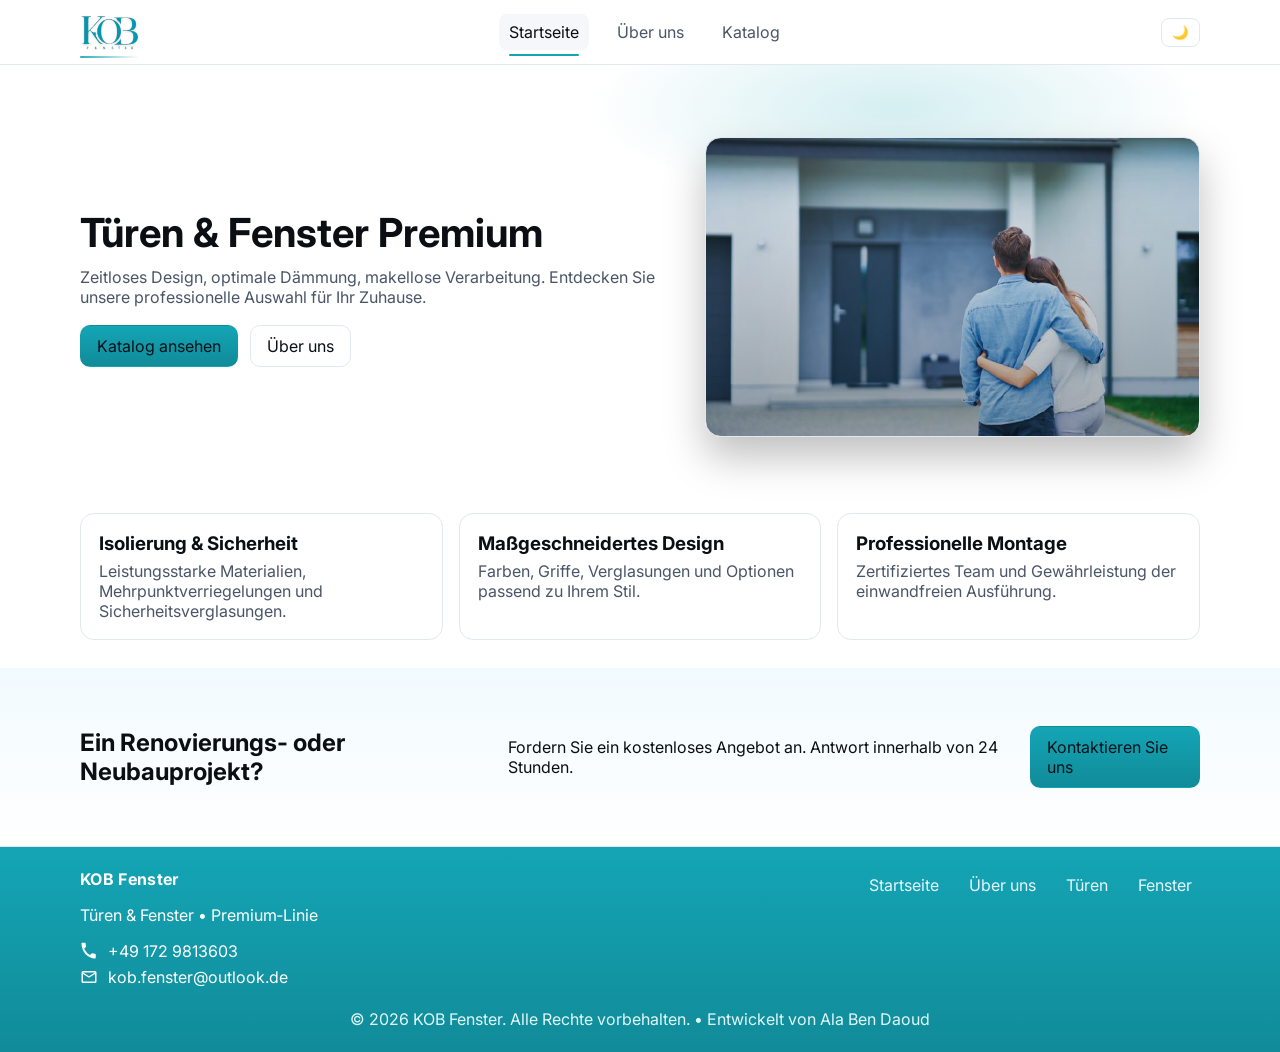
<file: windsurf-project/index.html>
<!DOCTYPE html>
<html lang="de">
<head>
  <meta charset="UTF-8" />
  <meta name="viewport" content="width=device-width, initial-scale=1" />
  <title>KOB Fenster</title>
  <meta name="description" content="Unternehmen spezialisiert auf den Verkauf und die Montage von Türen und Fenstern. Premium-Qualität und professioneller Service." />
  <link rel="preconnect" href="https://fonts.googleapis.com">
  <link rel="preconnect" href="https://fonts.gstatic.com" crossorigin>
  <link href="https://fonts.googleapis.com/css2?family=Inter:wght@300;400;600;700&display=swap" rel="stylesheet">
  <link rel="stylesheet" href="assets/css/styles.css" />
  <link rel="icon" href="assets/img/logo_KOB.png" />
</head>
<body>
  <header class="site-header">
    <div class="container header-inner">
      <a class="brand" href="index.html" aria-label="DINDECOR – Startseite">
        <img src="assets/img/logo_KOB.png" alt="DINDECOR" class="brand-logo">
      </a>
      <nav class="nav" aria-label="Hauptnavigation">
        <a href="index.html" class="active">Startseite</a>
        <a href="qui-sommes-nous.html">Über uns</a>
        <div class="nav-item dropdown">
          <button class="dropdown-trigger" type="button" aria-haspopup="true" aria-expanded="false">Katalog</button>
          <div class="dropdown-menu" role="menu" aria-label="Katalog">
            <a role="menuitem" href="porte.html">Türen</a>
            <a role="menuitem" href="fenetre.html">Fenster</a>
          </div>
        </div>
      </nav>
      <button id="theme-toggle" class="theme-toggle" aria-label="Thema umschalten">🌙</button>
      <button class="nav-toggle" aria-label="Menü öffnen" aria-expanded="false">☰</button>
    </div>
  </header>

  <main>
    <section class="hero">
      <div class="container hero-inner">
        <div class="hero-text">
          <h1>Türen & Fenster Premium</h1>
          <p>Zeitloses Design, optimale Dämmung, makellose Verarbeitung. Entdecken Sie unsere professionelle Auswahl für Ihr Zuhause.</p>
          <div class="hero-cta">
            <a class="btn btn-primary" href="#">Katalog ansehen</a>
            <a class="btn btn-outline" href="qui-sommes-nous.html">Über uns</a>
          </div>
        </div>
        <div class="hero-media">
          <div class="media-card"></div>
        </div>
      </div>
    </section>

    <section class="features container" aria-label="Unsere Stärken">
      <div class="feature">
        <h3>Isolierung & Sicherheit</h3>
        <p>Leistungsstarke Materialien, Mehrpunktverriegelungen und Sicherheitsverglasungen.</p>
      </div>
      <div class="feature">
        <h3>Maßgeschneidertes Design</h3>
        <p>Farben, Griffe, Verglasungen und Optionen passend zu Ihrem Stil.</p>
      </div>
      <div class="feature">
        <h3>Professionelle Montage</h3>
        <p>Zertifiziertes Team und Gewährleistung der einwandfreien Ausführung.</p>
      </div>
    </section>

    

    <section class="strip cta-strip" id="contact">
      <div class="container strip-inner">
        <h2>Ein Renovierungs- oder Neubauprojekt?</h2>
        <p>Fordern Sie ein kostenloses Angebot an. Antwort innerhalb von 24 Stunden.</p>
        <a class="btn btn-primary" href="mailto:kob.fenster@outlook.de">Kontaktieren Sie uns</a>
      </div>
    </section>

    
  </main>

  <footer class="site-footer">
    <div class="container footer-inner">
      <div>
        <strong>KOB Fenster</strong>
        <p>Türen & Fenster • Premium‑Linie</p>
        <div class="contact-item">
          <svg viewBox="0 0 24 24" aria-hidden="true"><path d="M6.62 10.79a15.05 15.05 0 006.59 6.59l2.2-2.2a1 1 0 011.01-.24c1.12.37 2.33.57 3.58.57a1 1 0 011 1V21a1 1 0 01-1 1C10.85 22 2 13.15 2 2a1 1 0 011-1h3.5a1 1 0 011 1c0 1.25.2 2.46.57 3.58a1 1 0 01-.24 1.01l-2.2 2.2z"/></svg>
          <a href="tel:+491729813603">+49 172 9813603</a>
        </div>
        <div class="contact-item">
          <svg viewBox="0 0 24 24" aria-hidden="true"><path d="M20 4H4a2 2 0 00-2 2v12a2 2 0 002 2h16a2 2 0 002-2V6a2 2 0 00-2-2zm0 2l-8 5L4 6h16zm0 12H4V8l8 5 8-5v10z"/></svg>
          <a href="mailto:kob.fenster@outlook.de">kob.fenster@outlook.de</a>
        </div>
      </div>
      <div class="footer-nav">
        <a href="index.html">Startseite</a>
        <a href="qui-sommes-nous.html">Über uns</a>
        <a href="porte.html">Türen</a>
        <a href="fenetre.html">Fenster</a>
      </div>
      <div class="footer-copy">© <span id="year"></span> KOB Fenster. Alle Rechte vorbehalten. • Entwickelt von Ala Ben Daoud</div>
    </div>
  </footer>

  <script src="assets/js/main.js"></script>
</body>
</html>
</file>
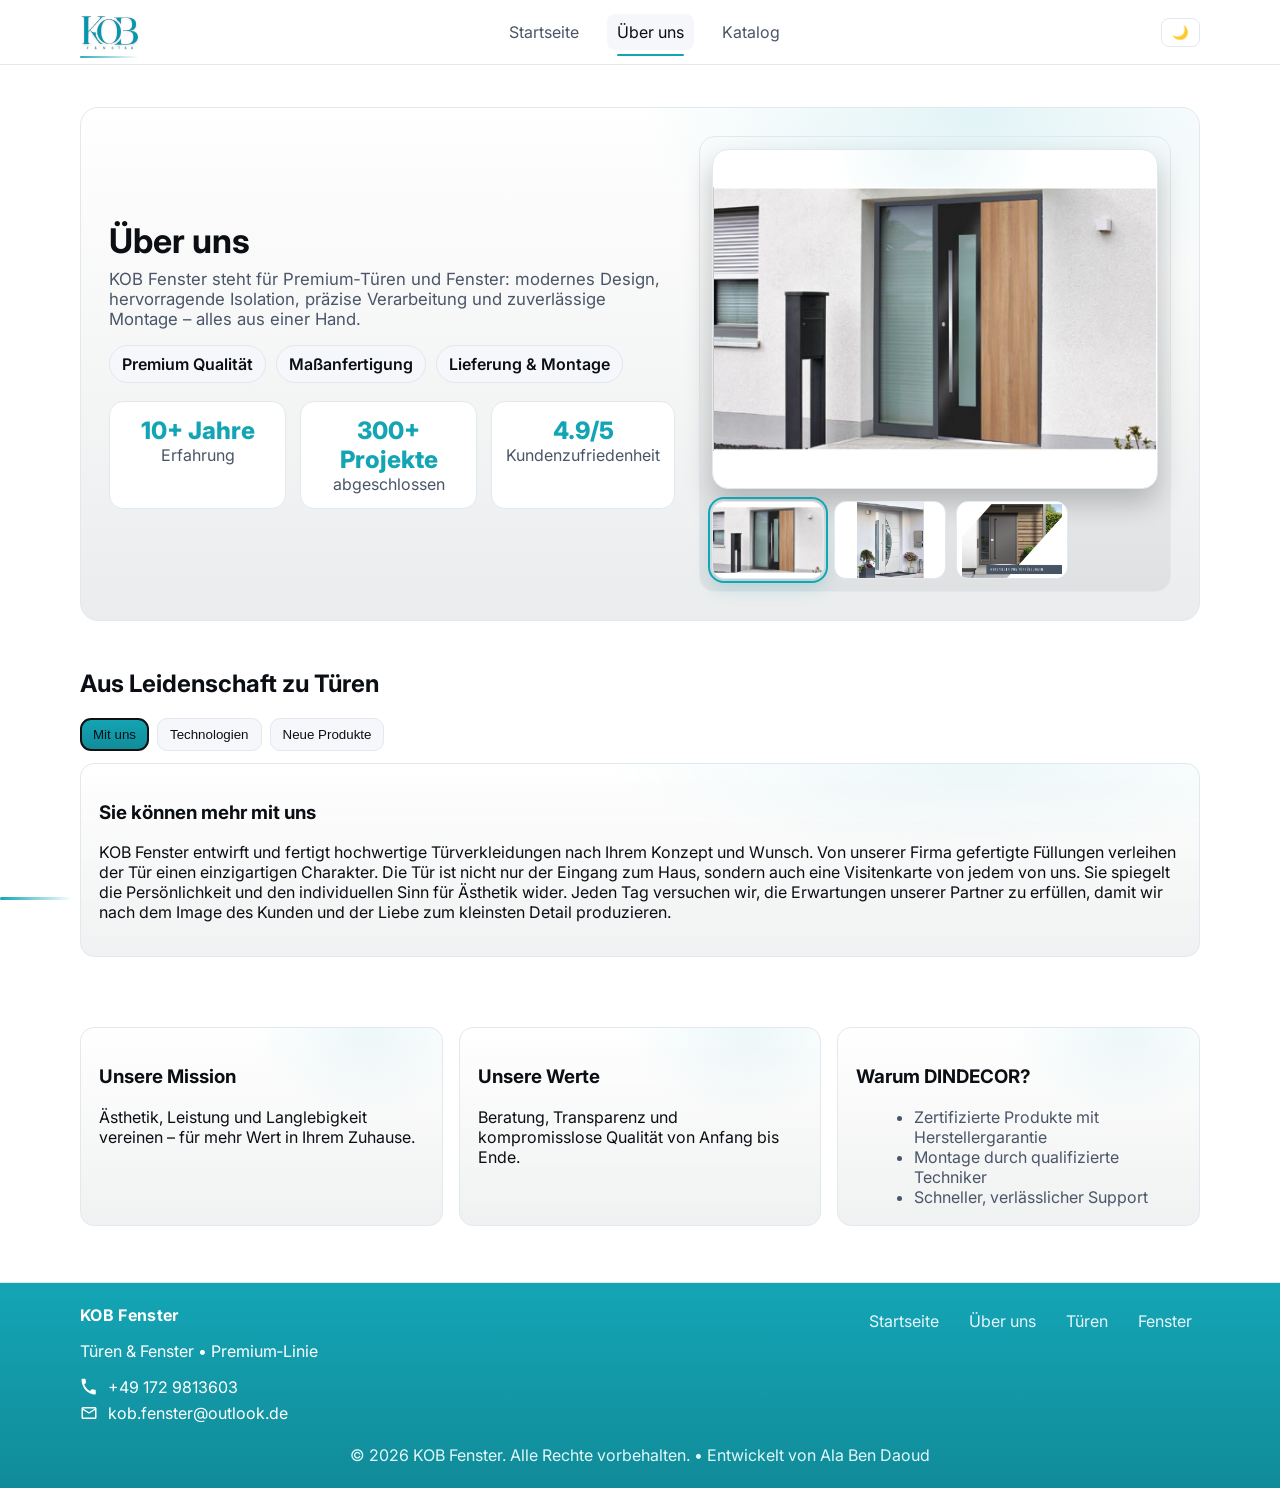
<file: windsurf-project/qui-sommes-nous.html>
<!DOCTYPE html>
<html lang="fr">
<head>
  <meta charset="UTF-8" />
  <meta name="viewport" content="width=device-width, initial-scale=1" />
  <title>Über uns | KOB Fenster</title>
  <link rel="preconnect" href="https://fonts.googleapis.com">
  <link rel="preconnect" href="https://fonts.gstatic.com" crossorigin>
  <link href="https://fonts.googleapis.com/css2?family=Inter:wght@300;400;600;700&display=swap" rel="stylesheet">
  <link rel="stylesheet" href="assets/css/styles.css" />
  <link rel="icon" href="assets/img/logo_KOB.png" />
</head>
<body>
<header class="site-header">
  <div class="container header-inner">
    <a class="brand" href="index.html" aria-label="DINDECOR – Accueil">
      <img src="assets/img/logo_KOB.png" alt="DINDECOR" class="brand-logo">
    </a>
    <nav class="nav" aria-label="Hauptnavigation">
      <a href="index.html">Startseite</a>
      <a href="qui-sommes-nous.html" class="active">Über uns</a>
      <div class="nav-item dropdown">
        <button class="dropdown-trigger" type="button" aria-haspopup="true" aria-expanded="false">Katalog</button>
        <div class="dropdown-menu" role="menu" aria-label="Katalog">
          <a role="menuitem" href="porte.html">Türen</a>
          <a role="menuitem" href="fenetre.html">Fenster</a>
        </div>
      </div>
    </nav>
    <button id="theme-toggle" class="theme-toggle" aria-label="Basculer le thème">🌙</button>
    <button class="nav-toggle" aria-label="Ouvrir le menu" aria-expanded="false">☰</button>
  </div>
</header>

<main class="container page">
  <div class="about-hero">
    <div>
      <h1>Über uns</h1>
      <p>KOB Fenster steht für Premium‑Türen und Fenster: modernes Design, hervorragende Isolation, präzise Verarbeitung und zuverlässige Montage – alles aus einer Hand.</p>
      <div class="badges">
        <span class="badge">Premium Qualität</span>
        <span class="badge">Maßanfertigung</span>
        <span class="badge">Lieferung & Montage</span>
      </div>
      <div class="stats">
        <div class="stat"><div class="num">10+ Jahre</div><div class="label">Erfahrung</div></div>
        <div class="stat"><div class="num">300+ Projekte</div><div class="label">abgeschlossen</div></div>
        <div class="stat"><div class="num">4.9/5</div><div class="label">Kundenzufriedenheit</div></div>
      </div>
    </div>
    <div class="hero-media">
      <div class="about-viewer">
        <img id="about-main" class="about-main" src="assets/img/image1.PNG" alt="Produktfoto 1">
        <div class="about-thumbs">
          <img class="active" src="assets/img/image1.PNG" alt="Vorschau 1" data-src="assets/img/image1.PNG">
          <img src="assets/img/image 2.PNG" alt="Vorschau 2" data-src="assets/img/image 2.PNG">
          <img src="assets/img/image3.PNG" alt="Vorschau 3" data-src="assets/img/image3.PNG">
        </div>
      </div>
    </div>
  </div>
  <section class="page" aria-label="Unternehmensbeschreibung">
    <h2>Aus Leidenschaft zu Türen</h2>
    <div class="tabs">
      <div class="tablist" role="tablist" aria-label="Über DINDECOR">
        <button class="tab-btn" id="tab-1" role="tab" aria-controls="panel-1" aria-selected="true">Mit uns</button>
        <button class="tab-btn" id="tab-2" role="tab" aria-controls="panel-2" aria-selected="false" tabindex="-1">Technologien</button>
        <button class="tab-btn" id="tab-3" role="tab" aria-controls="panel-3" aria-selected="false" tabindex="-1">Neue Produkte</button>
      </div>
      <div id="panel-1" class="tab-panel about-card" role="tabpanel" aria-labelledby="tab-1">
        <h3>Sie können mehr mit uns</h3>
        <p>KOB Fenster entwirft und fertigt hochwertige Türverkleidungen nach Ihrem Konzept und Wunsch. Von unserer Firma gefertigte Füllungen verleihen der Tür einen einzigartigen Charakter. Die Tür ist nicht nur der Eingang zum Haus, sondern auch eine Visitenkarte von jedem von uns. Sie spiegelt die Persönlichkeit und den individuellen Sinn für Ästhetik wider. Jeden Tag versuchen wir, die Erwartungen unserer Partner zu erfüllen, damit wir nach dem Image des Kunden und der Liebe zum kleinsten Detail produzieren.</p>
      </div>
      <div id="panel-2" class="tab-panel about-card" role="tabpanel" aria-labelledby="tab-2" hidden>
        <h3>Die höchste Qualität kann nur erreicht werden, wenn die neuesten Technologien verwendet werden</h3>
        <p>KOB Fenster produziert Füllungen auf Basis der neuesten Technologien. Mit einem Hightech‑Maschinenpark, unter anderem CNC‑Maschinen, und moderner Pulverbeschichtung erreichen wir die höchste Qualität unserer Produkte. Dies wäre natürlich nicht möglich ohne qualifiziertes Personal, das die Aufmerksamkeit für jedes Detail garantiert und dazu beiträgt, die gewünschte Ästhetik des Endprodukts zu erreichen. Dank der Handarbeit hat der Kunde die Freiheit, verschiedene Designs, Anwendungen, Verglasungen und viele andere Materialien zu wählen, um seine Tür einzigartig zu machen.</p>
      </div>
      <div id="panel-3" class="tab-panel about-card" role="tabpanel" aria-labelledby="tab-3" hidden>
        <h3>Neue Produkte im Angebot</h3>
        <p>Wir präsentieren Ihnen die Premium+ Linie, in der Sie eine Reihe neuer Designs und Materialien finden, die wir darin verwendet haben. Das Angebot wurde basierend auf den Anforderungen unserer Kunden sowie den neuesten Markttrends erstellt. Neu sind Füllungen mit einer Oberfläche aus Naturstein, Beton oder gehärtetem Schwarzglas. Zusätzlich kann das Inox‑Inlay durch eine 3D‑Stahlanwendung ersetzt werden. Das Angebot wurde durch vertiefte Griffe in Füllungsfarbe bereichert.</p>
      </div>
    </div>
  </section>
  <div class="about-grid">
    <div class="about-card">
      <h3>Unsere Mission</h3>
      <p>Ästhetik, Leistung und Langlebigkeit vereinen – für mehr Wert in Ihrem Zuhause.</p>
    </div>
    <div class="about-card">
      <h3>Unsere Werte</h3>
      <p>Beratung, Transparenz und kompromisslose Qualität von Anfang bis Ende.</p>
    </div>
    <div class="about-card">
      <h3>Warum DINDECOR?</h3>
      <ul>
        <li>Zertifizierte Produkte mit Herstellergarantie</li>
        <li>Montage durch qualifizierte Techniker</li>
        <li>Schneller, verlässlicher Support</li>
      </ul>
    </div>
  </div>
</main>

<footer class="site-footer">
  <div class="container footer-inner">
    <div>
      <strong>KOB Fenster</strong>
      <p>Türen & Fenster • Premium‑Linie</p>
      <div class="contact-item">
        <svg viewBox="0 0 24 24" aria-hidden="true"><path d="M6.62 10.79a15.05 15.05 0 006.59 6.59l2.2-2.2a1 1 0 011.01-.24c1.12.37 2.33.57 3.58.57a1 1 0 011 1V21a1 1 0 01-1 1C10.85 22 2 13.15 2 2a1 1 0 011-1h3.5a1 1 0 011 1c0 1.25.2 2.46.57 3.58a1 1 0 01-.24 1.01l-2.2 2.2z"/></svg>
        <a href="tel:+491729813603">+49 172 9813603</a>
      </div>
      <div class="contact-item">
        <svg viewBox="0 0 24 24" aria-hidden="true"><path d="M20 4H4a2 2 0 00-2 2v12a2 2 0 002 2h16a2 2 0 002-2V6a2 2 0 00-2-2zm0 2l-8 5L4 6h16zm0 12H4V8l8 5 8-5v10z"/></svg>
        <a href="mailto:kob.fenster@outlook.de">kob.fenster@outlook.de</a>
      </div>
    </div>
    <div class="footer-nav">
      <a href="index.html">Startseite</a>
      <a href="qui-sommes-nous.html">Über uns</a>
      <a href="porte.html">Türen</a>
      <a href="fenetre.html">Fenster</a>
    </div>
    <div class="footer-copy">© <span id="year"></span> KOB Fenster. Alle Rechte vorbehalten. • Entwickelt von Ala Ben Daoud</div>
  </div>
</footer>
<script src="assets/js/main.js"></script>
<script>
  (function(){
    const main = document.getElementById('about-main');
    const thumbs = document.querySelectorAll('.about-thumbs img');
    if(main && thumbs.length){
      thumbs.forEach(t => t.addEventListener('click', () => {
        const src = t.getAttribute('data-src');
        if(!src) return;
        main.src = src;
        main.alt = t.alt.replace('Vorschau', 'Produktfoto');
        thumbs.forEach(x => x.classList.remove('active'));
        t.classList.add('active');
      }));
    }
  })();
</script>
<script>
  (function(){
    const tabs = Array.from(document.querySelectorAll('.tab-btn'));
    if(!tabs.length) return;
    const idToIndex = { 'mit-uns':0, 'technologien':1, 'neue-produkte':2 };
    const indexToHash = ['mit-uns','technologien','neue-produkte'];

    function showPanel(i){
      tabs.forEach((t,idx)=>{
        const selected = idx===i;
        t.setAttribute('aria-selected', String(selected));
        if(selected) t.removeAttribute('tabindex'); else t.setAttribute('tabindex','-1');
        const panelId = t.getAttribute('aria-controls');
        const panel = document.getElementById(panelId);
        if(!panel) return;
        if(selected){
          panel.hidden = false;
          panel.classList.add('fade-start');
          requestAnimationFrame(()=>{
            panel.classList.add('fade-in');
            panel.classList.remove('fade-start');
          });
        }else{
          panel.classList.remove('fade-in');
          panel.hidden = true;
        }
      });
    }

    function activate(i, pushHash=true){
      const idx = Math.max(0, Math.min(i, tabs.length-1));
      showPanel(idx);
      if(pushHash){
        const h = '#'+indexToHash[idx];
        if(location.hash !== h) history.replaceState(null, '', h);
      }
      tabs[idx].focus();
    }

    tabs.forEach((t, i)=>{
      t.addEventListener('click', ()=> activate(i));
      t.addEventListener('keydown', (e)=>{
        const k=e.key;
        if(k==='ArrowRight' || k==='ArrowDown'){ e.preventDefault(); activate((i+1)%tabs.length); }
        else if(k==='ArrowLeft' || k==='ArrowUp'){ e.preventDefault(); activate((i-1+tabs.length)%tabs.length); }
        else if(k==='Home'){ e.preventDefault(); activate(0); }
        else if(k==='End'){ e.preventDefault(); activate(tabs.length-1); }
      });
    });

    // Initialize from hash
    const initial = location.hash.replace('#','');
    if(initial && initial in idToIndex) activate(idToIndex[initial], false); else activate(0, true);

    // Respond to hash changes (e.g., back/forward navigation)
    window.addEventListener('hashchange', ()=>{
      const h = location.hash.replace('#','');
      if(h in idToIndex) activate(idToIndex[h], false);
    });
  })();
</script>
</body>
</html>
</file>
<file: windsurf-project/assets/css/styles.css>
/* Light theme overrides */
html[data-theme="light"]{
  /* Light: background white */
  --bg:#ffffff;
  --bg-soft:#f5f7fb;
  --card:#ffffff;
  --text:#0b0f14;
  --muted:#4a5568;
  /* Accents reflect logo color */
  --primary:var(--brand);
  --primary-600:#118b99;
  --outline:#e2e8f0;
  --header-bg:rgba(255,255,255,.75);
}
/* Base (dark theme defaults) */
:root{
  /* Dark: background black */
  --bg:#000000;
  --bg-soft:#0e0e12;
  --card:#111319;
  --text:#e6ecf2;
  --muted:#a8b3c7;
  /* Brand color derived from logo (teal) */
  --brand:#14a5b5;
  --brand-rgb:20,165,181;
  --primary:var(--brand);
  --primary-600:#1193a2;
  --outline:#2c3a50;
  --header-bg:rgba(0,0,0,.75);
}
*{box-sizing:border-box}
html,body{height:100%}
body{
  margin:0; font-family:Inter,system-ui,-apple-system,Segoe UI,Roboto,Ubuntu,Arial,sans-serif; color:var(--text); background:var(--bg);
}
img{max-width:100%; display:block}
.container{width:min(1120px,92%); margin-inline:auto}
.hidden{display:none}

/* Header */
.site-header{position:sticky; top:0; z-index:50; background:var(--header-bg); backdrop-filter:saturate(140%) blur(8px); border-bottom:1px solid var(--outline)}
.header-inner{display:flex; align-items:center; justify-content:space-between; padding:14px 0; gap:16px}
.brand{position:relative; display:inline-flex; align-items:center; font-weight:700; letter-spacing:.08em; color:var(--text); text-decoration:none}
.brand-logo{height:36px; width:auto; display:block; filter:drop-shadow(0 1px 1px rgba(0,0,0,.15))}
.brand::after{content:""; position:absolute; left:0; right:0; bottom:-8px; height:2px; background:linear-gradient(90deg, rgba(var(--brand-rgb),.9), rgba(var(--brand-rgb),0)); border-radius:2px}
.nav{display:flex; gap:18px; align-items:center}
.nav a{position:relative; color:var(--muted); text-decoration:none; padding:8px 10px; border-radius:8px}
.nav a.active,.nav a:hover{color:var(--text); background:var(--bg-soft)}
.nav a.active::after,.nav a:hover::after{content:""; position:absolute; left:10px; right:10px; bottom:-6px; height:2px; background:var(--primary); border-radius:2px}
.nav-toggle{display:none; background:none; border:1px solid var(--outline); color:var(--text); padding:6px 10px; border-radius:8px}

.dropdown{position:relative}
.dropdown-trigger{position:relative; background:transparent; border:none; color:var(--muted); padding:8px 10px; border-radius:8px; cursor:pointer; font:inherit}
.dropdown-trigger:hover{color:var(--text); background:var(--bg-soft)}
.dropdown-trigger:focus-visible{outline:2px solid var(--primary); outline-offset:2px}
.dropdown-menu{position:absolute; top:calc(100% + 10px); left:0; min-width:180px; background:var(--card); border:1px solid var(--outline); border-radius:12px; padding:6px; box-shadow:0 18px 36px rgba(0,0,0,.25); display:none; z-index:60}
.dropdown-menu a{display:block; padding:10px 10px; border-radius:10px}
.dropdown-menu a:hover{background:var(--bg-soft)}
.dropdown.open .dropdown-menu{display:block}

/* Theme toggle */
.theme-toggle{background:transparent; color:var(--text); border:1px solid var(--outline); padding:6px 10px; border-radius:8px; cursor:pointer; margin-left:10px}
.theme-toggle:hover{background:var(--bg-soft)}

/* Buttons */
.btn{display:inline-block; padding:10px 16px; border-radius:10px; text-decoration:none; border:1px solid var(--outline); color:var(--text)}
.btn-primary{background:linear-gradient(180deg,var(--primary),var(--primary-600)); border-color:transparent; color:#02121b}
.btn-outline{background:transparent}
.btn:hover{transform:translateY(-1px); transition:transform .15s ease}

/* Hero */
.hero{padding:72px 0 48px; background:radial-gradient(60% 60% at 70% 10%, rgba(var(--brand-rgb),.18), transparent 40%), linear-gradient(180deg, transparent, rgba(255,255,255,.02))}
.hero-inner{display:grid; grid-template-columns:1.2fr 1fr; gap:32px; align-items:center}
.hero-text h1{font-size:40px; margin:0 0 10px}
.hero-text p{color:var(--muted); margin:0 0 18px}
.hero-media .media-card{height:300px; border-radius:16px; background:
  radial-gradient(60% 60% at 50% 0%, rgba(var(--brand-rgb),.08), transparent 40%),
  linear-gradient(180deg, rgba(255,255,255,.06), rgba(2,18,27,.35)),
  url('../img/image_accueil.PNG') center/cover no-repeat; 
  border:1px solid var(--outline); box-shadow:0 20px 40px rgba(0,0,0,.25)}
.hero-cta{display:flex; gap:12px}

/* Features */
.features{display:grid; grid-template-columns:repeat(3,1fr); gap:16px; padding:28px 0}
.feature{background:var(--card); border:1px solid var(--outline); padding:18px; border-radius:14px}
.feature h3{margin:0 0 6px}
.feature p{margin:0; color:var(--muted)}

/* Strip */
.strip{padding:40px 0}
.cta-strip{background:linear-gradient(180deg, rgba(76,194,255,.08), transparent)}
.strip-inner{display:flex; gap:18px; align-items:center; justify-content:space-between}

/* Grid showcase */
.grid-showcase{display:grid; grid-template-columns:repeat(3,1fr); gap:12px; padding:30px 0 60px}
.grid-card{position:relative; display:flex; flex-direction:column; border-radius:12px; border:1px solid var(--outline); overflow:hidden; background:linear-gradient(180deg, rgba(255,255,255,.02), rgba(2,18,27,.15))}
.grid-card .media{width:100%; height:140px}
.grid-card img.media{width:100%; height:140px; object-fit:contain; display:block; background:#0b0f14}
.grid-card .caption{padding:8px 10px; background:rgba(0,0,0,.15); border-top:1px solid var(--outline); flex:1}
.grid-card .caption p{margin:0; color:var(--muted); font-size:.9rem; line-height:1.3}
.grid-card .caption .spec-list{list-style:none; margin:10px 0 0; padding:0; color:var(--text); font-size:.92rem; line-height:1.35}
.grid-card .caption .spec-list li{padding:6px 0; border-top:1px solid rgba(255,255,255,.08)}
.grid-card .caption .spec-list li:first-child{border-top:0}

.fenster-page .fenster-header{position:relative; display:flex; align-items:center; justify-content:flex-start; gap:14px; margin:6px 0 20px}
.fenster-page .fenster-header h1{margin:0; letter-spacing:.02em}
.fenster-page .badges{position:absolute; left:50%; transform:translateX(-50%); margin:0}

.fenster-page .grid-showcase{grid-template-columns:repeat(2, minmax(0, 1fr)); gap:18px; padding:10px 0 60px}
.fenster-page .grid-card{border-radius:18px; border-color:rgba(255,255,255,.10); background:linear-gradient(180deg, rgba(255,255,255,.05), rgba(2,18,27,.22)); box-shadow:0 18px 40px rgba(0,0,0,.35); transition:none}
/* MODIFICATION ICI : Suppression des effets de survol pour les cartes fenêtre */
.fenster-page .grid-card:hover{
  transform: none;
  border-color: rgba(255,255,255,.10);
  box-shadow: 0 18px 40px rgba(0,0,0,.35);
}
.fenster-page .grid-card img.media{height:220px; background:radial-gradient(60% 60% at 50% 10%, rgba(var(--brand-rgb),.16), transparent 55%), #07090d}
.fenster-page .grid-card .caption{padding:14px 14px 16px; background:linear-gradient(180deg, rgba(0,0,0,.18), rgba(0,0,0,.30))}
.fenster-page .grid-card .caption h4{font-size:1.05rem; margin-bottom:6px}
.fenster-page .grid-card .caption p{font-size:.95rem}
.fenster-page .grid-card .caption .spec-list{margin-top:12px; font-size:.93rem}
.fenster-page .grid-card .caption .spec-list li{border-top:1px solid rgba(255,255,255,.10); padding:8px 0}

@media (max-width: 900px){
  .fenster-page .grid-showcase{grid-template-columns:1fr}
  .fenster-page .fenster-header{flex-direction:column; align-items:flex-start; gap:10px}
  .fenster-page .badges{position:static; transform:none}
}

/* Page */
.page{padding:28px 0 56px}
.page h1{margin-top:8px}
.about-grid{display:grid; grid-template-columns:repeat(3,1fr); gap:16px; margin-top:14px}
.about-card{background:var(--card); border:1px solid var(--outline); padding:18px; border-radius:14px}
.about-card{background:
  radial-gradient(60% 80% at 80% 0%, rgba(var(--brand-rgb),.08), transparent 55%),
  linear-gradient(180deg, rgba(255,255,255,.04), rgba(2,18,27,.06));
  box-shadow:none}
.page h2::after{content:""; position:absolute; left:0; bottom:0; width:72px; height:3px; background:linear-gradient(90deg, var(--primary), rgba(var(--brand-rgb),0)); border-radius:3px}
.about-card ul{margin:8px 0 0 18px; color:var(--muted)}

/* About enhancements */
.about-hero{margin-top:14px; border-radius:18px; padding:28px; border:1px solid var(--outline);
  background: radial-gradient(60% 80% at 80% 0%, rgba(var(--brand-rgb),.12), transparent 50%),
              linear-gradient(180deg, rgba(255,255,255,.04), rgba(2,18,27,.08));
  display:grid; grid-template-columns:1.2fr 1fr; gap:24px; align-items:center}
.about-hero h1{margin:0 0 8px; font-size:34px}
.about-hero p{margin:0; color:var(--muted); font-size:1.05rem}
.badges{display:flex; flex-wrap:wrap; gap:10px; margin-top:16px}
.badge{padding:8px 12px; border-radius:999px; border:1px solid var(--outline); background:var(--bg-soft); color:var(--text); font-weight:600}
.fenster-page .badges .badge,
.fenetre-page .badges .badge{background:transparent; border:0; padding:0; border-radius:0; color:var(--brand); font-weight:800; letter-spacing:.12em; text-transform:uppercase; line-height:1}
.fenster-page .fenster-header .badges .badge{font-size:1.5rem}
.stats{display:grid; grid-template-columns:repeat(3,1fr); gap:14px; margin-top:18px}
.stat{background:var(--card); border:1px solid var(--outline); border-radius:14px; padding:14px; text-align:center}
.stat .num{font-weight:800; font-size:24px; color:var(--primary)}
.stat .label{color:var(--muted)}

/* About hero media */
.about-hero .hero-media{height:100%}
.about-viewer{display:flex; flex-direction:column; gap:12px; padding:12px; border-radius:16px; border:1px solid var(--outline); background:linear-gradient(180deg, rgba(255,255,255,.02), rgba(2,18,27,.06))}
.about-main{width:100%; height:340px; object-fit:contain; background:radial-gradient(60% 60% at 50% 0%, rgba(var(--brand-rgb),.08), transparent 40%), var(--card); border:1px solid var(--outline); border-radius:16px; box-shadow:0 14px 28px rgba(0,0,0,.22)}
.about-thumbs{display:flex; gap:10px}
.about-thumbs img{width:100%; max-width:112px; height:78px; object-fit:contain; background:var(--card); border:1px solid var(--outline); border-radius:12px; cursor:pointer; transition:transform .15s ease, border-color .15s ease, box-shadow .15s ease}
.about-thumbs img:hover{transform:translateY(-2px); border-color:var(--primary)}
.about-thumbs img.active{outline:2px solid var(--primary); outline-offset:2px; box-shadow:0 8px 18px rgba(var(--brand-rgb), .25)}

/* Viewer arrows */
.about-viewer .viewer-nav{display:flex; justify-content:space-between; margin-top:-48px; pointer-events:none}
.viewer-btn{pointer-events:auto; background:rgba(0,0,0,.35); color:#fff; border:none; width:36px; height:36px; border-radius:999px; display:flex; align-items:center; justify-content:center; cursor:pointer; backdrop-filter:blur(4px);}
.viewer-btn:hover{background:rgba(0,0,0,.55)}
.about-main.fade{opacity:.3; transition:opacity .18s ease}

/* Tabs component */
.tabs{margin-top:18px}
.tablist{display:flex; gap:8px; flex-wrap:wrap; margin:0 0 12px}
.tab-btn{background:var(--bg-soft); color:var(--text); border:1px solid var(--outline); padding:8px 12px; border-radius:10px; cursor:pointer}
.tab-btn[aria-selected="true"]{background:linear-gradient(180deg,var(--primary),var(--primary-600)); color:#02121b; border-color:transparent}
.tab-panel[hidden]{display:none}
.tab-panel.fade-start{opacity:0}
.tab-panel.fade-in{opacity:1; transition:opacity .2s ease}

@media (max-width: 900px){
  .about-hero{grid-template-columns:1fr}
  .about-main{height:240px}
}
/* Catalogue */
.catalogue-controls{display:flex; flex-wrap:wrap; gap:10px; margin:6px 0 16px}
.catalogue-controls input, .catalogue-controls select{background:var(--bg-soft); color:var(--text); border:1px solid var(--outline); padding:10px 12px; border-radius:10px}
.catalogue-grid{display:grid; grid-template-columns:repeat(3,1fr); gap:14px}
.card{background:var(--card); border:1px solid var(--outline); border-radius:14px; overflow:hidden; display:flex; flex-direction:column}
.card img{aspect-ratio:4/3; object-fit:cover; background:#0a0f15}
.catalogue-empty{color:var(--muted); text-align:center; padding:24px}

/* Pagination */
.pagination {
  display: flex;
  justify-content: center;
  align-items: center;
  gap: 8px;
  margin: 20px 0;
  padding: 8px 0;
}

.pagination button {
  display: flex;
  align-items: center;
  justify-content: center;
  width: 40px;
  height: 40px;
  border-radius: 8px;
  border: 1px solid rgba(255, 255, 255, 0.2);
  background: white;
  color: var(--primary);
  font-size: 0.95rem;
  font-weight: 500;
  cursor: pointer;
  transition: all 0.2s ease;
  box-shadow: 0 1px 2px rgba(0, 0, 0, 0.05);
}

.pagination button:not(.page-btn) {
  color: #64748b;
  font-weight: 600;
}

.pagination button:hover:not(:disabled) {
  background-color: rgba(255, 255, 255, 0.9);
  border-color: var(--primary);
  color: var(--primary-600);
}

.pagination button.active {
  background: linear-gradient(180deg, var(--primary), var(--primary-600));
  color: white;
  border-color: transparent;
  box-shadow: 0 4px 6px -1px rgba(0, 0, 0, 0.1), 0 2px 4px -1px rgba(0, 0, 0, 0.06);
}

.pagination button:disabled {
  opacity: 0.5;
  cursor: not-allowed;
}

.pagination button:disabled {
  color: #94a3b8;
  cursor: not-allowed;
  opacity: 0.7;
}

.pagination button svg {
  width: 20px;
  height: 20px;
}

/* Style pour les flèches */
.pagination .prev-next {
  color: #64748b;
  font-weight: 600;
}

.pagination .prev-next:disabled {
  background-color: #f8fafc;
}

/* Image lightbox */
.lightbox-backdrop{
  position:fixed;
  inset:0;
  background:rgba(0,0,0,.78);
  display:flex;
  align-items:center;
  justify-content:center;
  z-index:80;
}
.lightbox-backdrop.hidden{display:none}
.lightbox-inner{
  max-width:90vw;
  max-height:90vh;
}
.lightbox-inner img{
  max-width:100%;
  max-height:90vh;
  object-fit:contain;
  border-radius:14px;
  box-shadow:0 18px 40px rgba(0,0,0,.65);
  border:1px solid var(--outline);
}

/* Footer */
.site-footer{border-top:1px solid var(--outline); background:linear-gradient(180deg, var(--primary), var(--primary-600))}
.footer-inner{display:grid; grid-template-columns:1fr auto; grid-template-rows:auto auto; gap:16px 24px; align-items:start; padding:22px 0; color:#ffffff}
.footer-nav{display:flex; gap:14px; row-gap:8px; flex-wrap:wrap; justify-content:flex-end; align-items:center}
.footer-nav a{color:#e6f6ff; text-decoration:none; padding:6px 8px; border-radius:8px}
.footer-nav a:hover{color:#ffffff; background:rgba(255,255,255,.15)}
.footer-inner a[href^="mailto:"], .footer-inner a[href^="tel:"]{color:#ffffff; text-decoration:none}
.footer-inner a[href^="mailto:"]:hover, .footer-inner a[href^="tel:"]:hover{color:#002b36}
.footer-copy{color:#ecfeff; grid-column:1 / -1; justify-self:center; text-align:center; white-space:normal; line-height:1.35; opacity:.95}
.contact-item{display:flex; align-items:center; gap:10px; margin:6px 0}
.contact-item svg{width:18px; height:18px; fill:currentColor}
.footer-inner strong{display:block; letter-spacing:.02em; margin-bottom:6px}

/* Responsive */
@media (max-width: 900px){
  .hero-inner{grid-template-columns:1fr}
  .grid-showcase{grid-template-columns:repeat(2,1fr)}
  .features{grid-template-columns:1fr}
  .about-grid{grid-template-columns:1fr}
  .catalogue-grid{grid-template-columns:repeat(2,1fr)}
  .footer-inner{grid-template-columns:1fr; text-align:center}
  .footer-nav{justify-content:center}
  .footer-copy{justify-self:center; text-align:center; margin-top:6px}
}
@media (max-width: 640px){
  .catalogue-grid{grid-template-columns:1fr}
  .nav{display:none}
  .nav{flex-direction:column; align-items:flex-start; gap:6px; background:var(--card); border:1px solid var(--outline); border-radius:14px; padding:10px; position:absolute; top:64px; left:4%; right:4%; z-index:70}
  .dropdown-menu{position:static; min-width:unset; box-shadow:none; width:100%; margin-top:6px}
  .nav-toggle{display:block}
}
</file>
